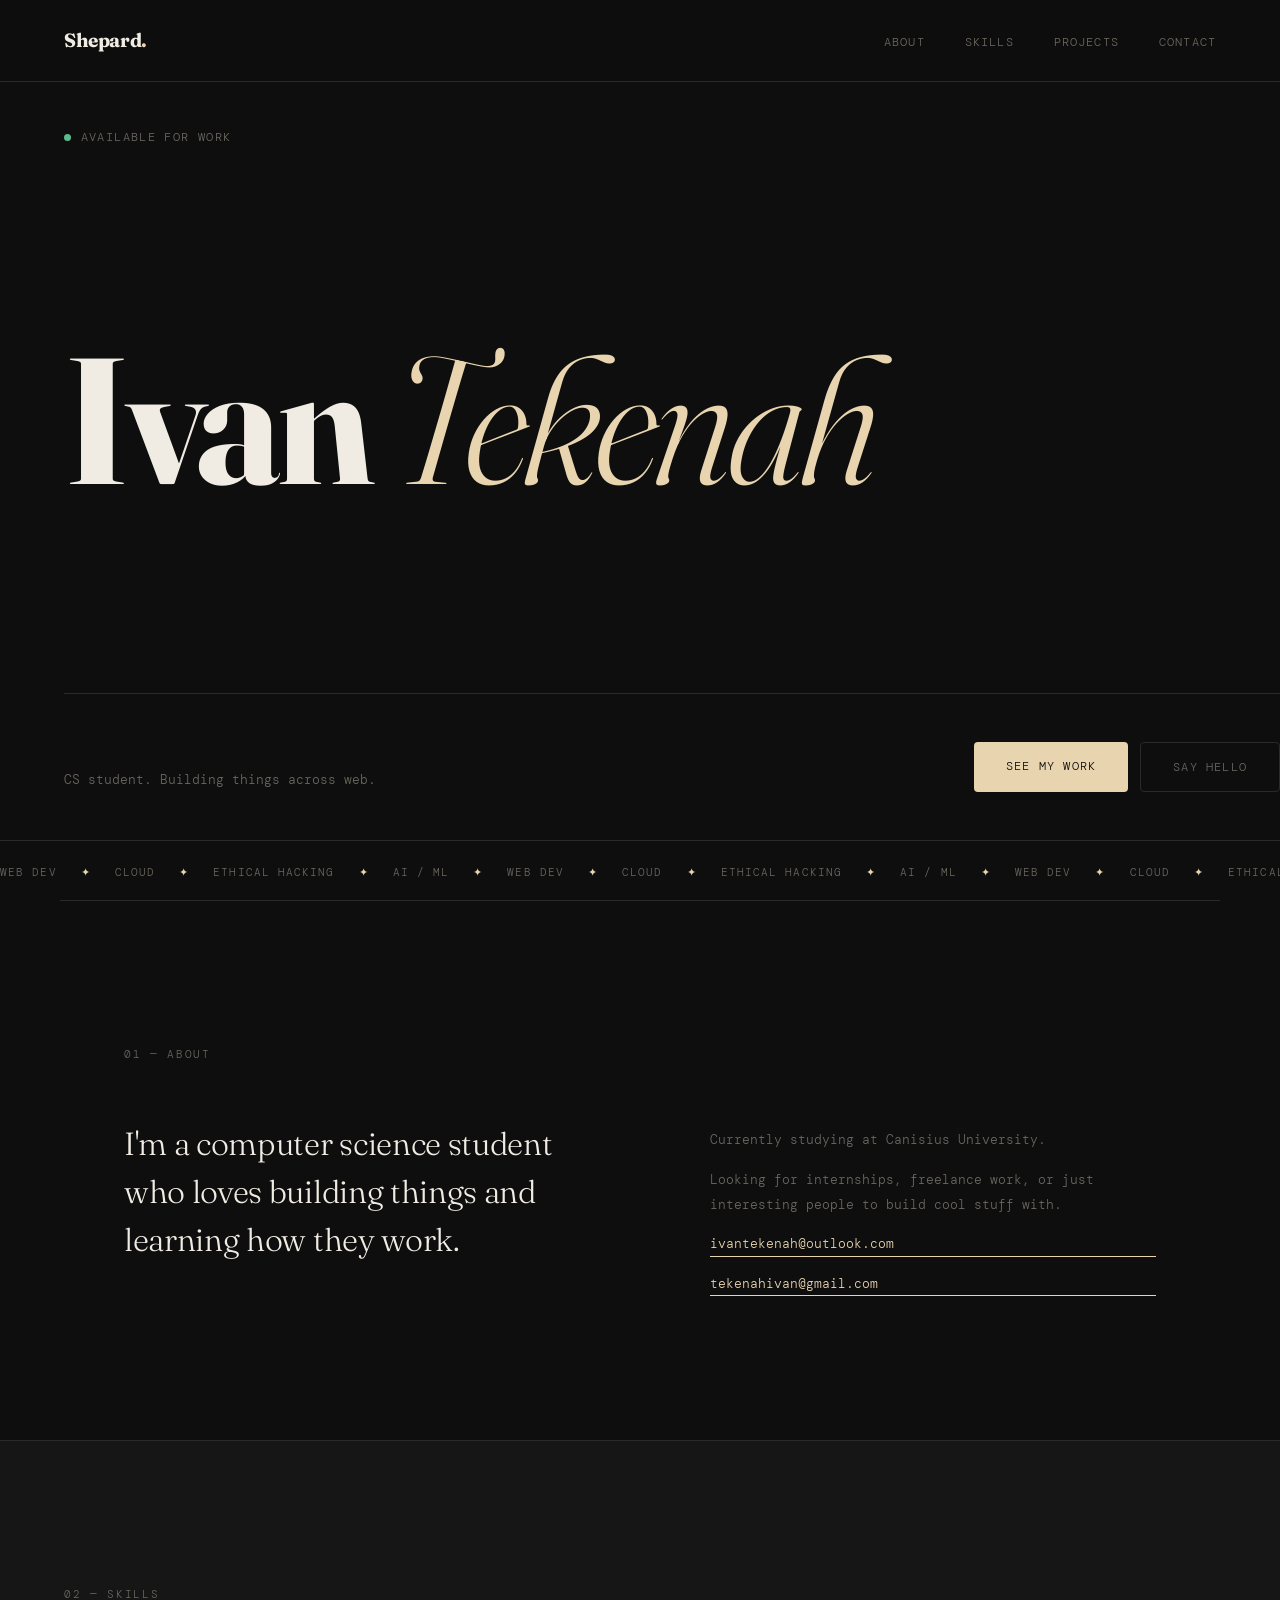
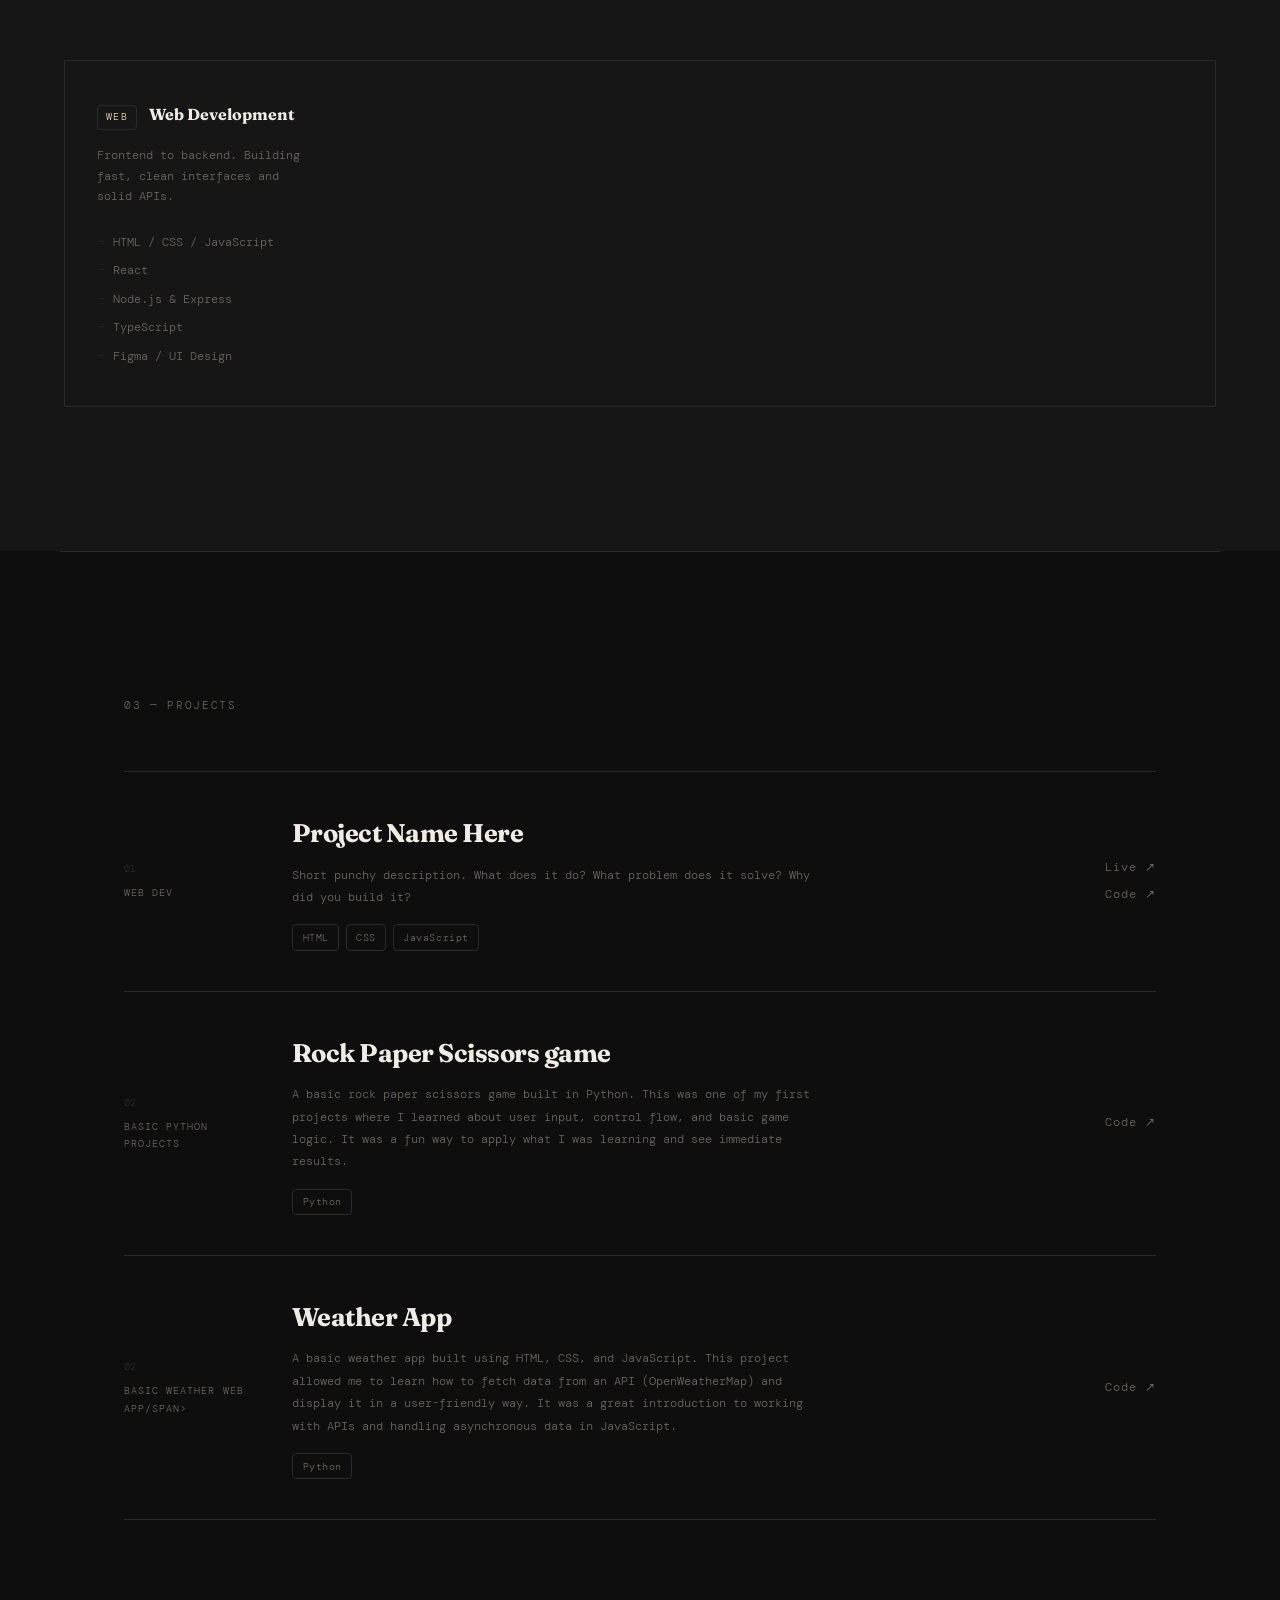
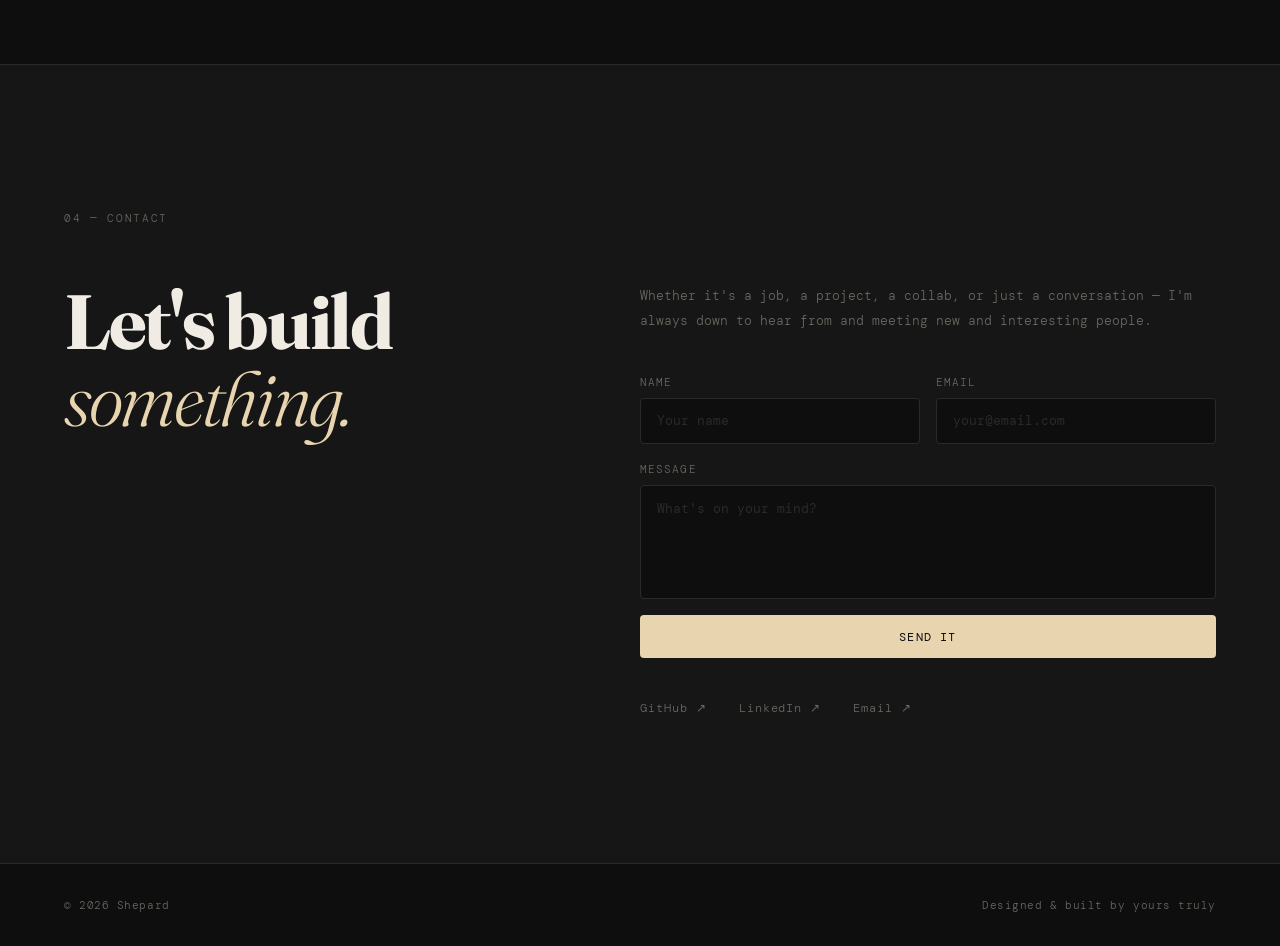
<file: index.html>
<!DOCTYPE html>
<html lang="en">
<head>
  <meta charset="UTF-8" />
  <meta name="viewport" content="width=device-width, initial-scale=1.0" />
  <title>Your Name — Portfolio</title>
  <link rel="preconnect" href="https://fonts.googleapis.com" />
  <link href="https://fonts.googleapis.com/css2?family=DM+Mono:ital,wght@0,400;0,500;1,400&family=Fraunces:ital,opsz,wght@0,9..144,300;0,9..144,700;1,9..144,300;1,9..144,700&display=swap" rel="stylesheet" />
  <link rel="stylesheet" href="style.css" />
</head>
<body>

  <!-- ======= NAV ======= -->
  <nav class="nav">
    <a href="#" class="nav-logo">Shepard<span>.</span></a>
    <ul class="nav-links">
      <li><a href="#about">About</a></li>
      <li><a href="#skills">Skills</a></li>
      <li><a href="#projects">Projects</a></li>
      <li><a href="#contact">Contact</a></li>
    </ul>
  </nav>

  <!-- ======= HERO ======= -->
  <section class="hero" id="home">
    <div class="hero-eyebrow">
      <span class="status-dot"></span>
      Available for work
    </div>

    <h1 class="hero-heading">
      <span class="hero-line">Ivan</span>
      <span class="hero-line italic">Tekenah</span>
    </h1>

    <div class="hero-footer">
      <p class="hero-desc">
        CS student. Building things across web.
        
      </p>
      <div class="hero-cta">
        <a href="#projects" class="btn-primary">See my work</a>
        <a href="#contact" class="btn-ghost">Say hello</a>
      </div>
    </div>

    <div class="hero-ticker" aria-hidden="true">
      <div class="ticker-track">
        <span>Web Dev</span><span class="sep">✦</span>
        <span>Cloud</span><span class="sep">✦</span>
        <span>Ethical Hacking</span><span class="sep">✦</span>
        <span>AI / ML</span><span class="sep">✦</span>
        <span>Web Dev</span><span class="sep">✦</span>
        <span>Cloud</span><span class="sep">✦</span>
        <span>Ethical Hacking</span><span class="sep">✦</span>
        <span>AI / ML</span><span class="sep">✦</span>
        <span>Web Dev</span><span class="sep">✦</span>
        <span>Cloud</span><span class="sep">✦</span>
        <span>Ethical Hacking</span><span class="sep">✦</span>
        <span>AI / ML</span><span class="sep">✦</span>
      </div>
    </div>
  </section>

  <!-- ======= ABOUT ======= -->
  <section class="about section" id="about">
    <div class="about-label section-label">01 — About</div>
    <div class="about-body">
      <p class="about-big">
        I'm a computer science student who loves building things and learning how they work.
        <!-- obsessed with how things work under the hood —
        from the front-end pixels users see, to the cloud infra holding it up,
        to the vulnerabilities no one's supposed to find. -->
        
      </p>
      <div class="about-detail">
        <p>
          Currently studying at Canisius University.
          <!-- When I'm not coding I'm doing CTF challenges, messing with Linux,
          or going down research rabbit holes on AI. -->
          <!-- EDIT: personalise this -->
        </p>
        <p>
          Looking for internships, freelance work, or just interesting
          people to build cool stuff with.
        </p>
        <a href="mailto:ivantekenah@outlook.com" class="inline-link">ivantekenah@outlook.com</a>  <a href="mailto:tekenahivan@gmail.com" class="inline-link">tekenahivan@gmail.com</a>
        
      </div>
    </div>
  </section>

  <!-- ======= SKILLS ======= -->
  <section class="skills section" id="skills">
    <div class="section-label">02 — Skills</div>
    <div class="skills-grid">

      <div class="skill-card">
        <div class="skill-card-header">
          <span class="skill-area">Web</span>
          <h3 class="skill-title">Web Development</h3>
        </div>
        <p class="skill-desc">Frontend to backend. Building fast, clean interfaces and solid APIs.</p>
        <ul class="skill-list">
          <!-- EDIT: only list things you've actually used -->
          <li>HTML / CSS / JavaScript</li>
          <li>React</li>
          <li>Node.js &amp; Express</li>
          <li>TypeScript</li>
          <li>Figma / UI Design</li>
        </ul>
      </div>

      <!-- <div class="skill-card">
        <div class="skill-card-header">
          <span class="skill-area">Cloud</span>
          <h3 class="skill-title">Cloud &amp; DevOps</h3>
        </div>
        <p class="skill-desc">Deploying and managing things that don't fall over.</p>
        <ul class="skill-list">
          <li>AWS (EC2, S3, Lambda)</li>
          <li>Docker &amp; Containers</li>
          <li>Linux / Bash</li>
          <li>Git &amp; GitHub Actions</li>
          <li>CI/CD Pipelines</li>
        </ul>
      </div> -->

      <!-- <div class="skill-card">
        <div class="skill-card-header">
          <span class="skill-area">Sec</span>
          <h3 class="skill-title">Ethical Hacking</h3>
        </div>
        <p class="skill-desc">Learning how systems break so I can build them better.</p>
        <ul class="skill-list">
          <li>Network Fundamentals</li>
          <li>Kali Linux</li>
          <li>OWASP Top 10</li>
          <li>CTF Competitions</li>
          <li>Vulnerability Assessment</li>
        </ul>
      </div> -->

      <!-- <div class="skill-card">
        <div class="skill-card-header">
          <span class="skill-area">AI</span>
          <h3 class="skill-title">AI &amp; Machine Learning</h3>
        </div>
        <p class="skill-desc">Exploring intelligent systems and what they can actually do.</p>
        <ul class="skill-list">
          <li>Python</li>
          <li>TensorFlow / Keras</li>
          <li>Scikit-learn</li>
          <li>Data Analysis (Pandas)</li>
          <li>API Integration</li>
        </ul>
      </div> -->

    </div>
  </section>

  <!-- ======= PROJECTS ======= -->
  <section class="projects section" id="projects">
    <div class="section-label">03 — Projects</div>
    <div class="projects-list">

      <!-- EDIT: one article block per project. copy/paste to add more -->
      <article class="project-item">
        <div class="project-meta">
          <span class="project-num">01</span>
          <span class="project-type">Web Dev</span>
        </div>
        <div class="project-content">
          <h3 class="project-title">Project Name Here</h3>
          <p class="project-desc">
            Short punchy description. What does it do? What problem does it solve?
            Why did you build it?
          </p>
          <div class="project-stack">
            <span>HTML</span><span>CSS</span><span>JavaScript</span>
          </div>
        </div>
        <div class="project-links">
          <a href="#" class="project-link" target="_blank">Live ↗</a>
          <a href="#" class="project-link" target="_blank">Code ↗</a>
        </div>
      </article>

       <article class="project-item">
        <div class="project-meta">
          <span class="project-num">02</span>
          <span class="project-type">Basic Python Projects</span>
        </div>
        <div class="project-content">
          <h3 class="project-title">Rock Paper Scissors game</h3>
          <p class="project-desc">
            A basic rock paper scissors game built in Python. This was one of my first projects where I learned about user input, control flow, and basic game logic. It was a fun way to apply what I was learning and see immediate results.
          </p>
          <div class="project-stack">
            <span>Python</span>
          </div>
        </div>
        <div class="project-links">
          <!-- <a href="#" class="project-link" target="_blank">Write-up ↗</a> -->
         <div class="project-links">
    <a href="https://github.com/IvanTeks/rock-paper-scissors-game" class="project-link" target="_blank">Code ↗</a>
  </div>
        </div>
      </article>
 <article class="project-item">
        <div class="project-meta">
          <span class="project-num">02</span>
          <span class="project-type">Basic Weather Web App/span>
        </div>
        <div class="project-content">
          <h3 class="project-title">Weather App</h3>
          <p class="project-desc">
            A basic weather app built using HTML, CSS, and JavaScript. This project allowed me to learn how to fetch data from an API (OpenWeatherMap) and display it in a user-friendly way. It was a great introduction to working with APIs and handling asynchronous data in JavaScript.
          </p>
          <div class="project-stack">
            <span>Python</span>
          </div>
        </div>
        <div class="project-links">
          <!-- <a href="#" class="project-link" target="_blank">Write-up ↗</a> -->
         <div class="project-links">
    <a href="https://github.com/IvanTeks/Weather-app.git" class="project-link" target="_blank">Code ↗</a>
  </div>
        </div>
      </article>
      <!-- <article class="project-item">
        <div class="project-meta">
          <span class="project-num">02</span>
          <span class="project-type">Security</span>
        </div>
        <div class="project-content">
          <h3 class="project-title">Security Tool / CTF Write-up</h3>
          <p class="project-desc">
            A cybersecurity project or CTF challenge you completed.
            CTF write-ups are great here — shows you can think like an attacker.
          </p>
          <div class="project-stack">
            <span>Python</span><span>Kali Linux</span><span>Networking</span>
          </div>
        </div>
        <div class="project-links">
          <a href="#" class="project-link" target="_blank">Write-up ↗</a>
          <a href="#" class="project-link" target="_blank">Code ↗</a>
        </div>
      </article> -->

      <!-- <article class="project-item">
        <div class="project-meta">
          <span class="project-num">03</span>
          <span class="project-type">AI / ML</span>
        </div>
        <div class="project-content">
          <h3 class="project-title">AI-Powered Project</h3>
          <p class="project-desc">
            An ML model, chatbot, or classifier you built or experimented with.
            Even academic projects count — show your thinking.
          </p>
          <div class="project-stack">
            <span>Python</span><span>TensorFlow</span><span>Flask</span>
          </div>
        </div>
        <div class="project-links">
          <a href="#" class="project-link" target="_blank">Demo ↗</a>
          <a href="#" class="project-link" target="_blank">Code ↗</a>
        </div>
      </article> -->

      <!-- <article class="project-item">
        <div class="project-meta">
          <span class="project-num">04</span>
          <span class="project-type">Cloud</span>
        </div>
        <div class="project-content">
          <h3 class="project-title">Cloud Infrastructure Project</h3>
          <p class="project-desc">
            Something you actually deployed. Even a simple app on AWS counts —
            it shows you've touched real infrastructure, not just localhost.
          </p>
          <div class="project-stack">
            <span>AWS</span><span>Docker</span><span>Linux</span>
          </div>
        </div>
        <div class="project-links">
          <a href="#" class="project-link" target="_blank">Live ↗</a>
          <a href="#" class="project-link" target="_blank">Code ↗</a>
        </div>
      </article> -->

    </div>
  </section>

  <!-- ======= CONTACT ======= -->
  <section class="contact section" id="contact">
    <div class="section-label">04 — Contact</div>
    <div class="contact-body">
      <h2 class="contact-heading">
        Let's build<br/><em>something.</em>
      </h2>
      <div class="contact-right">
        <p class="contact-sub">
          Whether it's a job, a project, a collab, or just a conversation —
          I'm always down to hear from and meeting new and interesting people.
         
        </p>
        <form class="contact-form" action:"https://formspree.io/f/mzdjqgdb" method="POST">
          <div class="form-row">
            <div class="form-field">
              <label for="fname">Name</label>
              <input type="text" id="fname" placeholder="Your name" required />
            </div>
            <div class="form-field">
              <label for="femail">Email</label>
              <input type="email" id="femail" placeholder="your@email.com" required />
            </div>
          </div>
          <div class="form-field">
            <label for="fmessage">Message</label>
            <textarea id="fmessage" rows="5" placeholder="What's on your mind?" required></textarea>
          </div>
          <button type="submit" class="btn-primary" id="submitBtn">Send it</button>
          <p class="form-success" id="formSuccess">✓ Sent! I'll get back to you soon.</p>
        </form>
        <div class="contact-links">
          <!-- EDIT: your actual social links -->
          <a href="https://github.com/IvanTeks" target="_blank">GitHub ↗</a>
          <a href="https://www.linkedin.com/in/ivan-tekenah-a6700a35b/ " target="_blank">LinkedIn ↗</a>
          <a href="mailto:ivantekenah@outlook.com">Email ↗</a>
        </div>
      </div>
    </div>
  </section>

  <!-- ======= FOOTER ======= -->
  <footer class="footer">
    <span>© 2026 Shepard</span>
    
    <span>Designed &amp; built by yours truly</span>
  </footer>

  <script src="script.js"></script>
</body>
</html>
</file>
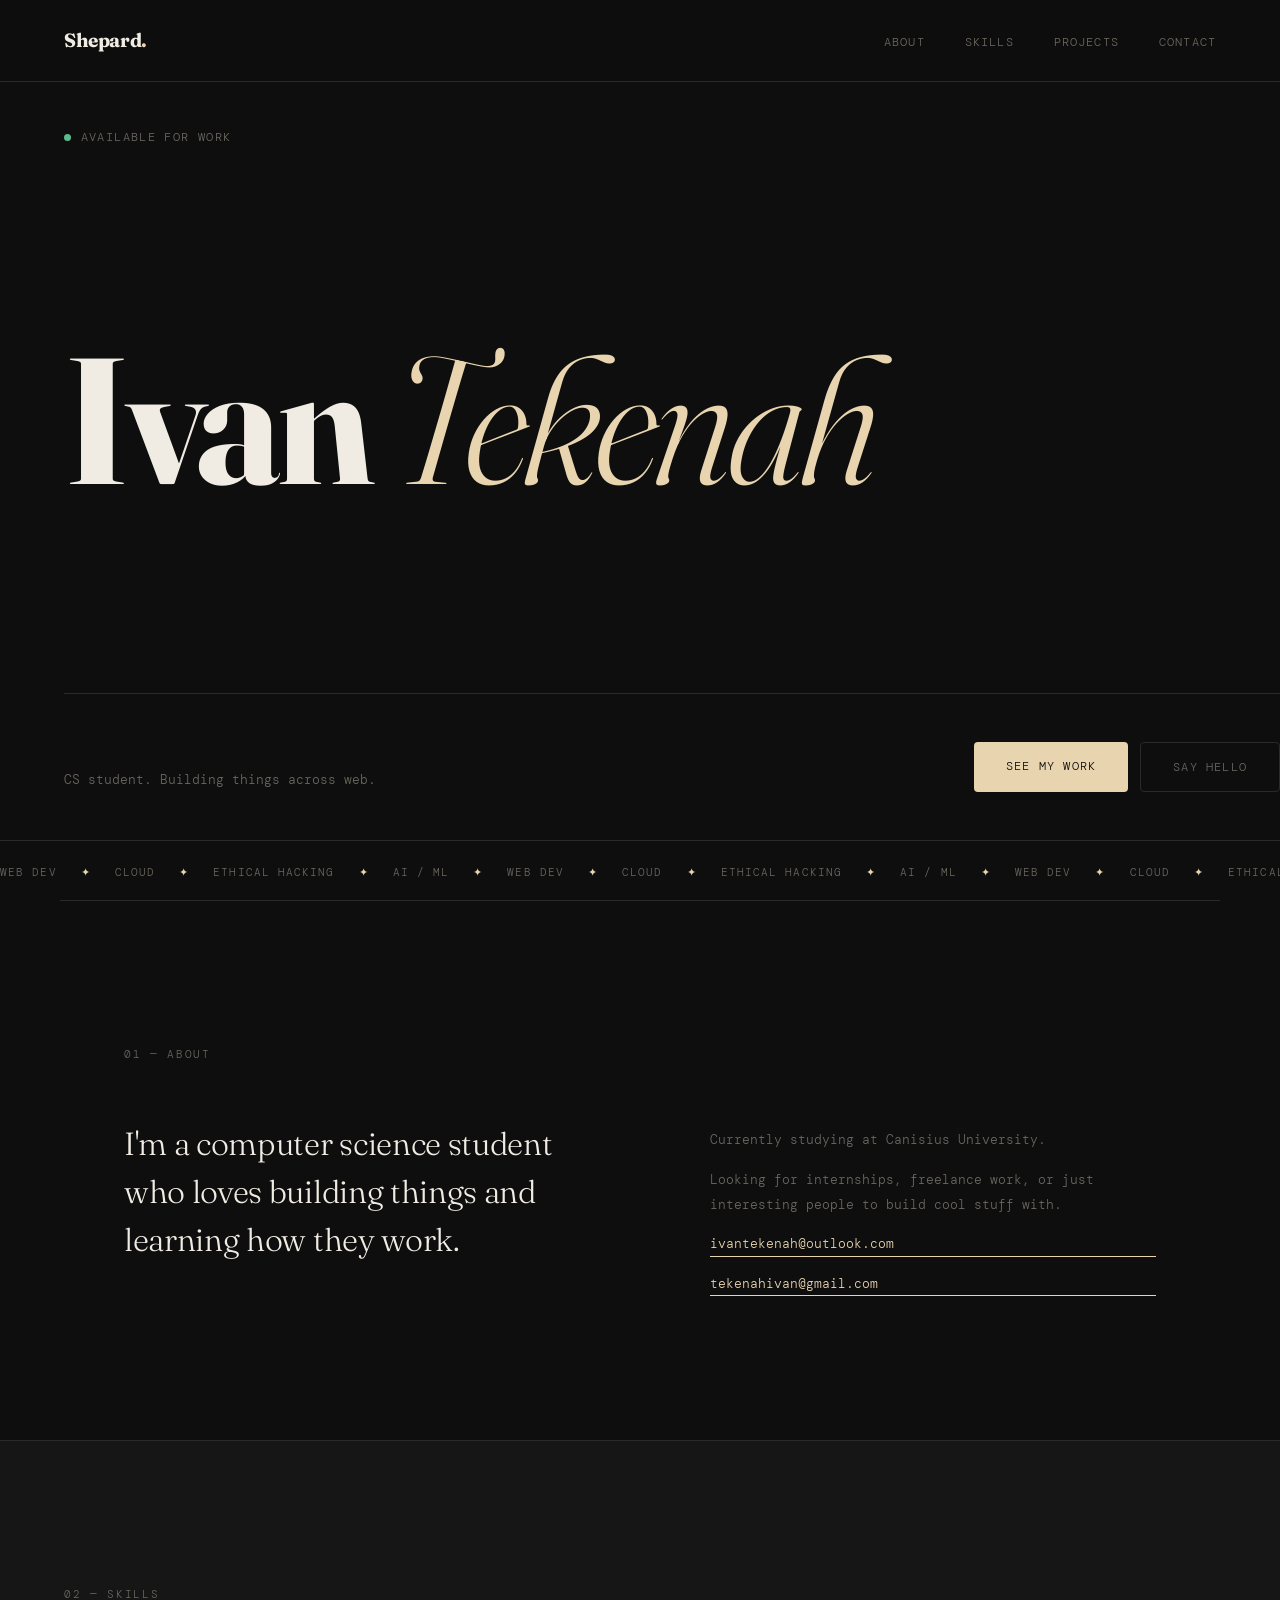
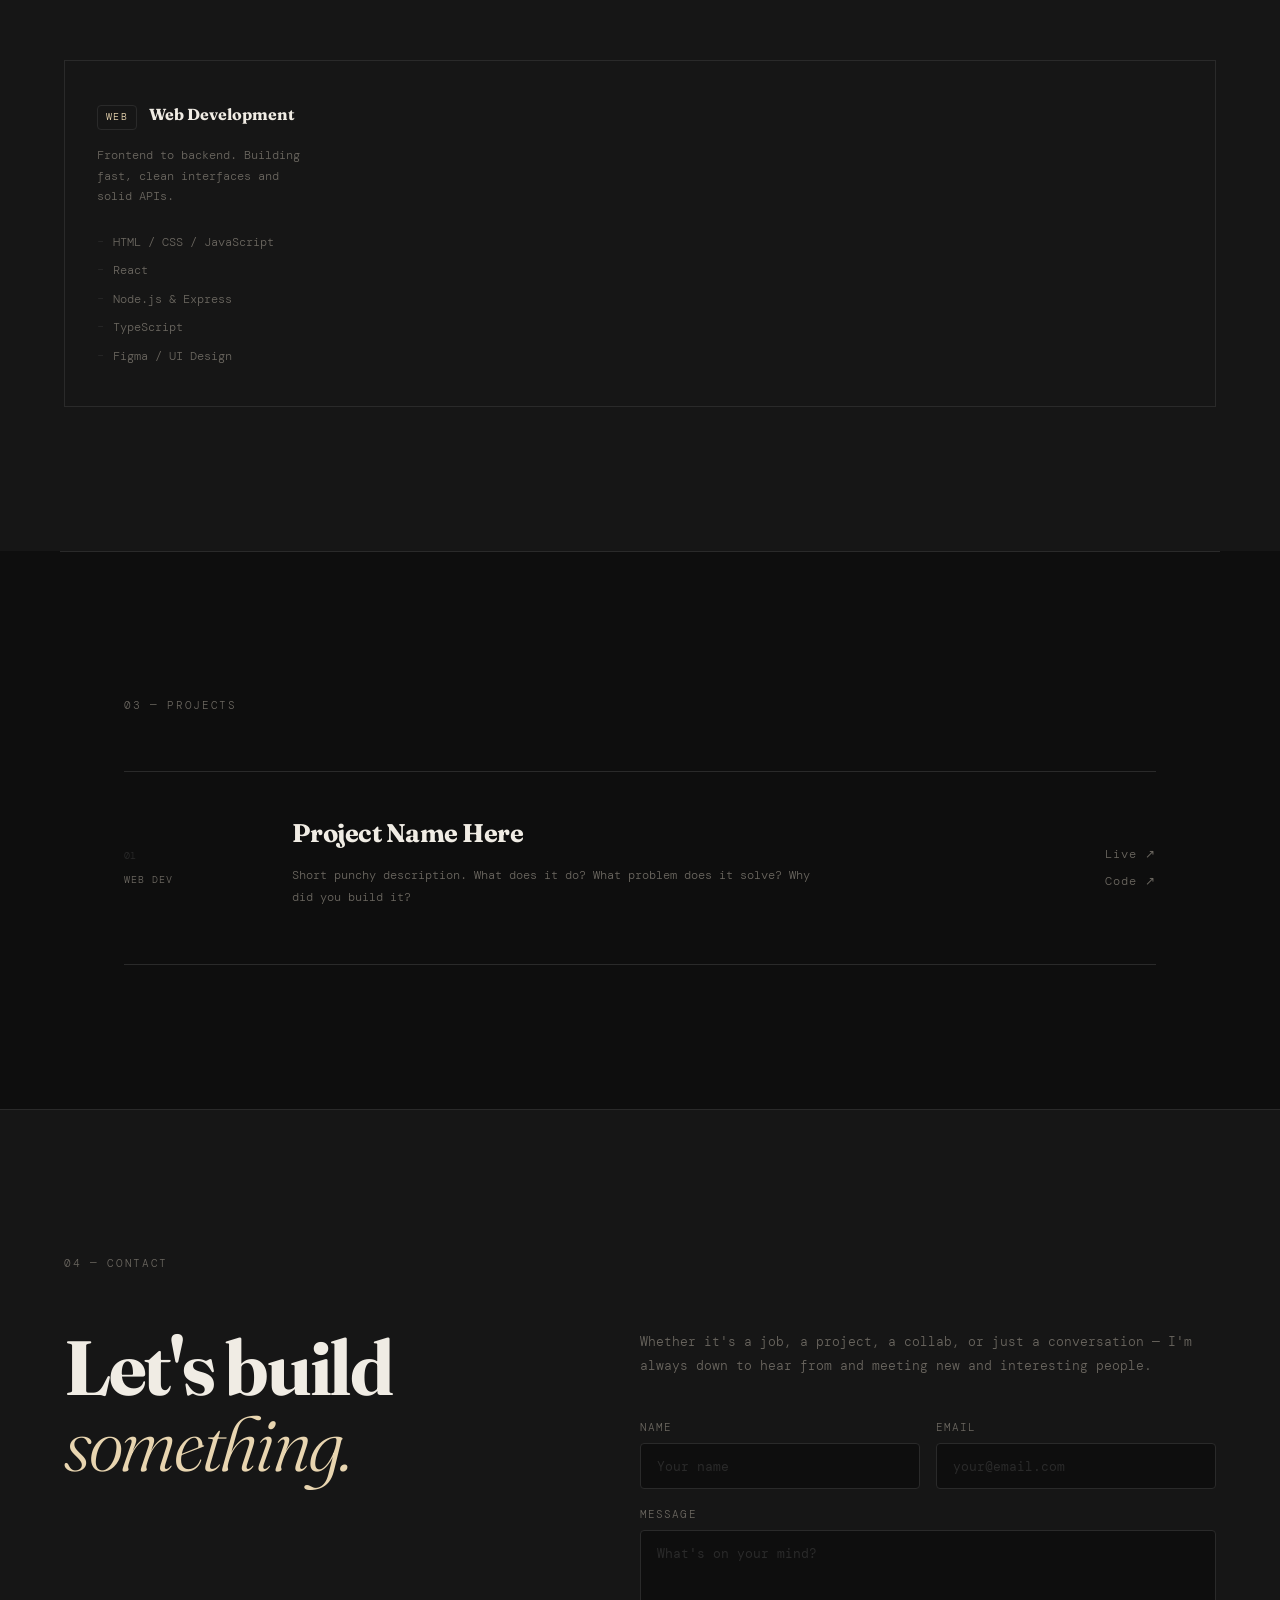
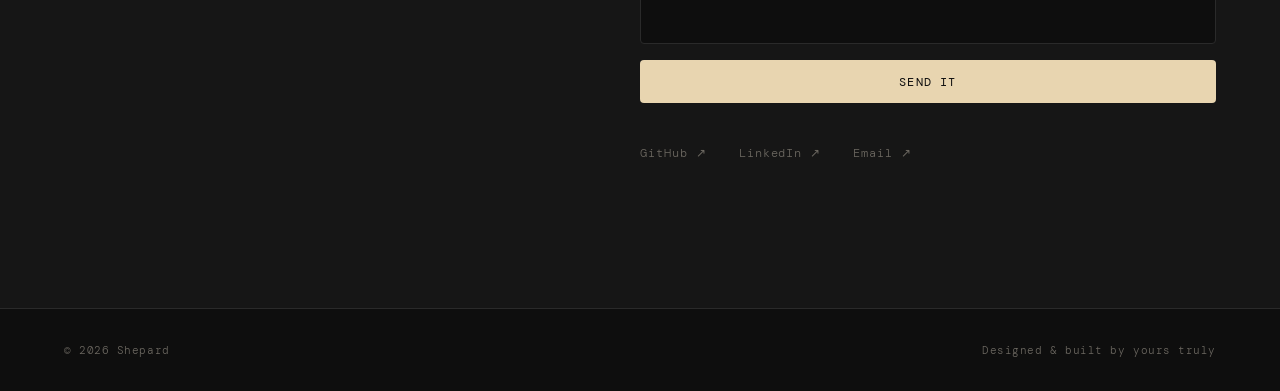
<file: index (1).html>
<!DOCTYPE html>
<html lang="en">
<head>
  <meta charset="UTF-8" />
  <meta name="viewport" content="width=device-width, initial-scale=1.0" />
  <title>Your Name — Portfolio</title>
  <link rel="preconnect" href="https://fonts.googleapis.com" />
  <link href="https://fonts.googleapis.com/css2?family=DM+Mono:ital,wght@0,400;0,500;1,400&family=Fraunces:ital,opsz,wght@0,9..144,300;0,9..144,700;1,9..144,300;1,9..144,700&display=swap" rel="stylesheet" />
  <link rel="stylesheet" href="style.css" />
</head>
<body>

  <!-- ======= NAV ======= -->
  <nav class="nav">
    <a href="#" class="nav-logo">Shepard<span>.</span></a>
    <ul class="nav-links">
      <li><a href="#about">About</a></li>
      <li><a href="#skills">Skills</a></li>
      <li><a href="#projects">Projects</a></li>
      <li><a href="#contact">Contact</a></li>
    </ul>
  </nav>

  <!-- ======= HERO ======= -->
  <section class="hero" id="home">
    <div class="hero-eyebrow">
      <span class="status-dot"></span>
      Available for work
    </div>

    <h1 class="hero-heading">
      <span class="hero-line">Ivan</span>
      <span class="hero-line italic">Tekenah</span>
    </h1>

    <div class="hero-footer">
      <p class="hero-desc">
        CS student. Building things across web.
        
      </p>
      <div class="hero-cta">
        <a href="#projects" class="btn-primary">See my work</a>
        <a href="#contact" class="btn-ghost">Say hello</a>
      </div>
    </div>

    <div class="hero-ticker" aria-hidden="true">
      <div class="ticker-track">
        <span>Web Dev</span><span class="sep">✦</span>
        <span>Cloud</span><span class="sep">✦</span>
        <span>Ethical Hacking</span><span class="sep">✦</span>
        <span>AI / ML</span><span class="sep">✦</span>
        <span>Web Dev</span><span class="sep">✦</span>
        <span>Cloud</span><span class="sep">✦</span>
        <span>Ethical Hacking</span><span class="sep">✦</span>
        <span>AI / ML</span><span class="sep">✦</span>
        <span>Web Dev</span><span class="sep">✦</span>
        <span>Cloud</span><span class="sep">✦</span>
        <span>Ethical Hacking</span><span class="sep">✦</span>
        <span>AI / ML</span><span class="sep">✦</span>
      </div>
    </div>
  </section>

  <!-- ======= ABOUT ======= -->
  <section class="about section" id="about">
    <div class="about-label section-label">01 — About</div>
    <div class="about-body">
      <p class="about-big">
        I'm a computer science student who loves building things and learning how they work.
        <!-- obsessed with how things work under the hood —
        from the front-end pixels users see, to the cloud infra holding it up,
        to the vulnerabilities no one's supposed to find. -->
        
      </p>
      <div class="about-detail">
        <p>
          Currently studying at Canisius University.
          <!-- When I'm not coding I'm doing CTF challenges, messing with Linux,
          or going down research rabbit holes on AI. -->
          <!-- EDIT: personalise this -->
        </p>
        <p>
          Looking for internships, freelance work, or just interesting
          people to build cool stuff with.
        </p>
        <a href="mailto:ivantekenah@outlook.com" class="inline-link">ivantekenah@outlook.com</a>  <a href="mailto:tekenahivan@gmail.com" class="inline-link">tekenahivan@gmail.com</a>
        
      </div>
    </div>
  </section>

  <!-- ======= SKILLS ======= -->
  <section class="skills section" id="skills">
    <div class="section-label">02 — Skills</div>
    <div class="skills-grid">

      <div class="skill-card">
        <div class="skill-card-header">
          <span class="skill-area">Web</span>
          <h3 class="skill-title">Web Development</h3>
        </div>
        <p class="skill-desc">Frontend to backend. Building fast, clean interfaces and solid APIs.</p>
        <ul class="skill-list">
          <!-- EDIT: only list things you've actually used -->
          <li>HTML / CSS / JavaScript</li>
          <li>React</li>
          <li>Node.js &amp; Express</li>
          <li>TypeScript</li>
          <li>Figma / UI Design</li>
        </ul>
      </div>

      <!-- <div class="skill-card">
        <div class="skill-card-header">
          <span class="skill-area">Cloud</span>
          <h3 class="skill-title">Cloud &amp; DevOps</h3>
        </div>
        <p class="skill-desc">Deploying and managing things that don't fall over.</p>
        <ul class="skill-list">
          <li>AWS (EC2, S3, Lambda)</li>
          <li>Docker &amp; Containers</li>
          <li>Linux / Bash</li>
          <li>Git &amp; GitHub Actions</li>
          <li>CI/CD Pipelines</li>
        </ul>
      </div> -->

      <!-- <div class="skill-card">
        <div class="skill-card-header">
          <span class="skill-area">Sec</span>
          <h3 class="skill-title">Ethical Hacking</h3>
        </div>
        <p class="skill-desc">Learning how systems break so I can build them better.</p>
        <ul class="skill-list">
          <li>Network Fundamentals</li>
          <li>Kali Linux</li>
          <li>OWASP Top 10</li>
          <li>CTF Competitions</li>
          <li>Vulnerability Assessment</li>
        </ul>
      </div> -->

      <!-- <div class="skill-card">
        <div class="skill-card-header">
          <span class="skill-area">AI</span>
          <h3 class="skill-title">AI &amp; Machine Learning</h3>
        </div>
        <p class="skill-desc">Exploring intelligent systems and what they can actually do.</p>
        <ul class="skill-list">
          <li>Python</li>
          <li>TensorFlow / Keras</li>
          <li>Scikit-learn</li>
          <li>Data Analysis (Pandas)</li>
          <li>API Integration</li>
        </ul>
      </div> -->

    </div>
  </section>

  <!-- ======= PROJECTS ======= -->
  <section class="projects section" id="projects">
    <div class="section-label">03 — Projects</div>
    <div class="projects-list">

      <!-- EDIT: one article block per project. copy/paste to add more -->
      <article class="project-item">
        <div class="project-meta">
          <span class="project-num">01</span>
          <span class="project-type">Web Dev</span>
        </div>
        <div class="project-content">
          <h3 class="project-title">Project Name Here</h3>
          <p class="project-desc">
            Short punchy description. What does it do? What problem does it solve?
            Why did you build it?
          </p>
          <!-- <div class="project-stack">
            <span>React</span><span>Node.js</span><span>MongoDB</span>
          </div> -->
        </div>
        <div class="project-links">
          <a href="#" class="project-link" target="_blank">Live ↗</a>
          <a href="#" class="project-link" target="_blank">Code ↗</a>
        </div>
      </article>

      <!-- <article class="project-item">
        <div class="project-meta">
          <span class="project-num">02</span>
          <span class="project-type">Security</span>
        </div>
        <div class="project-content">
          <h3 class="project-title">Security Tool / CTF Write-up</h3>
          <p class="project-desc">
            A cybersecurity project or CTF challenge you completed.
            CTF write-ups are great here — shows you can think like an attacker.
          </p>
          <div class="project-stack">
            <span>Python</span><span>Kali Linux</span><span>Networking</span>
          </div>
        </div>
        <div class="project-links">
          <a href="#" class="project-link" target="_blank">Write-up ↗</a>
          <a href="#" class="project-link" target="_blank">Code ↗</a>
        </div>
      </article> -->

      <!-- <article class="project-item">
        <div class="project-meta">
          <span class="project-num">03</span>
          <span class="project-type">AI / ML</span>
        </div>
        <div class="project-content">
          <h3 class="project-title">AI-Powered Project</h3>
          <p class="project-desc">
            An ML model, chatbot, or classifier you built or experimented with.
            Even academic projects count — show your thinking.
          </p>
          <div class="project-stack">
            <span>Python</span><span>TensorFlow</span><span>Flask</span>
          </div>
        </div>
        <div class="project-links">
          <a href="#" class="project-link" target="_blank">Demo ↗</a>
          <a href="#" class="project-link" target="_blank">Code ↗</a>
        </div>
      </article> -->

      <!-- <article class="project-item">
        <div class="project-meta">
          <span class="project-num">04</span>
          <span class="project-type">Cloud</span>
        </div>
        <div class="project-content">
          <h3 class="project-title">Cloud Infrastructure Project</h3>
          <p class="project-desc">
            Something you actually deployed. Even a simple app on AWS counts —
            it shows you've touched real infrastructure, not just localhost.
          </p>
          <div class="project-stack">
            <span>AWS</span><span>Docker</span><span>Linux</span>
          </div>
        </div>
        <div class="project-links">
          <a href="#" class="project-link" target="_blank">Live ↗</a>
          <a href="#" class="project-link" target="_blank">Code ↗</a>
        </div>
      </article> -->

    </div>
  </section>

  <!-- ======= CONTACT ======= -->
  <section class="contact section" id="contact">
    <div class="section-label">04 — Contact</div>
    <div class="contact-body">
      <h2 class="contact-heading">
        Let's build<br/><em>something.</em>
      </h2>
      <div class="contact-right">
        <p class="contact-sub">
          Whether it's a job, a project, a collab, or just a conversation —
          I'm always down to hear from and meeting new and interesting people.
         
        </p>
        <form class="contact-form" action:"https://formspree.io/f/mzdjqgdb" method="POST">
          <div class="form-row">
            <div class="form-field">
              <label for="fname">Name</label>
              <input type="text" id="fname" placeholder="Your name" required />
            </div>
            <div class="form-field">
              <label for="femail">Email</label>
              <input type="email" id="femail" placeholder="your@email.com" required />
            </div>
          </div>
          <div class="form-field">
            <label for="fmessage">Message</label>
            <textarea id="fmessage" rows="5" placeholder="What's on your mind?" required></textarea>
          </div>
          <button type="submit" class="btn-primary" id="submitBtn">Send it</button>
          <p class="form-success" id="formSuccess">✓ Sent! I'll get back to you soon.</p>
        </form>
        <div class="contact-links">
          <!-- EDIT: your actual social links -->
          <a href="https://github.com/IvanTeks" target="_blank">GitHub ↗</a>
          <a href="https://www.linkedin.com/in/ivan-tekenah-a6700a35b/ " target="_blank">LinkedIn ↗</a>
          <a href="mailto:ivantekenah@outlook.com">Email ↗</a>
        </div>
      </div>
    </div>
  </section>

  <!-- ======= FOOTER ======= -->
  <footer class="footer">
    <span>© 2026 Shepard</span>
    
    <span>Designed &amp; built by yours truly</span>
  </footer>

  <script src="script.js"></script>
</body>
</html>
</file>
<file: style.css>
/* =============================================
   PORTFOLIO — style.css
   Fonts: Fraunces (display) + DM Mono (labels/code)
   
   HOW TO EDIT:
   - Colors live in :root — change them once, updates everywhere
   - Section padding: search "padding:" in each section block
   - Font sizes: look for clamp() calls for responsive type
   ============================================= */

/* ---- TOKENS ---- */
:root {
  --bg:        #0e0e0e;
  --surface:   #161616;
  --border:    #2a2a2a;
  --text:      #f0ece4;
  --muted:     #6b6760;
  --accent:    #e8d5b0;   /* warm cream — swap this to change the whole vibe */
  --pop:       #c9a96e;   /* deeper gold for hover states */
  --danger:    #e07070;   /* used for security/hacking accent */

  --font-display: 'Fraunces', Georgia, serif;
  --font-mono:    'DM Mono', 'Courier New', monospace;

  --radius-sm: 4px;
  --radius-md: 8px;

  --max-w: 1160px;
  --section-gap: 9rem;
}

/* ---- RESET ---- */
*, *::before, *::after {
  box-sizing: border-box;
  margin: 0;
  padding: 0;
}

html {
  scroll-behavior: smooth;
  font-size: 16px;
}

body {
  background-color: var(--bg);
  color: var(--text);
  font-family: var(--font-display);
  font-size: 1rem;
  line-height: 1.7;
  font-weight: 300;
  overflow-x: hidden;
}

img, video { display: block; max-width: 100%; }

a { color: inherit; }

ul { list-style: none; }

/* ---- SHARED UTILITIES ---- */
.section {
  padding: var(--section-gap) 4rem;
  max-width: var(--max-w);
  margin: 0 auto;
}

.section-label {
  font-family: var(--font-mono);
  font-size: 0.7rem;
  letter-spacing: 0.15em;
  text-transform: uppercase;
  color: var(--muted);
  margin-bottom: 3.5rem;
}

.inline-link {
  font-family: var(--font-mono);
  font-size: 0.8rem;
  color: var(--accent);
  text-decoration: none;
  border-bottom: 1px solid currentColor;
  padding-bottom: 1px;
  transition: color 0.2s;
}
.inline-link:hover { color: var(--pop); }

/* ---- BUTTONS ---- */
.btn-primary {
  display: inline-block;
  font-family: var(--font-mono);
  font-size: 0.75rem;
  letter-spacing: 0.1em;
  text-transform: uppercase;
  text-decoration: none;
  padding: 0.85rem 2rem;
  background: var(--accent);
  color: var(--bg);
  border: none;
  border-radius: var(--radius-sm);
  cursor: pointer;
  transition: background 0.2s, transform 0.15s;
}
.btn-primary:hover {
  background: var(--pop);
  transform: translateY(-2px);
}
.btn-primary:active { transform: translateY(0); }

.btn-ghost {
  display: inline-block;
  font-family: var(--font-mono);
  font-size: 0.75rem;
  letter-spacing: 0.1em;
  text-transform: uppercase;
  text-decoration: none;
  padding: 0.85rem 2rem;
  background: transparent;
  color: var(--muted);
  border: 1px solid var(--border);
  border-radius: var(--radius-sm);
  transition: color 0.2s, border-color 0.2s;
}
.btn-ghost:hover {
  color: var(--text);
  border-color: var(--muted);
}

/* =============================================
   NAV
   ============================================= */
.nav {
  position: fixed;
  top: 0; left: 0; right: 0;
  z-index: 100;
  display: flex;
  align-items: center;
  justify-content: space-between;
  padding: 1.5rem 4rem;
  background: rgba(14, 14, 14, 0.9);
  backdrop-filter: blur(10px);
  border-bottom: 1px solid var(--border);
}

.nav-logo {
  font-family: var(--font-display);
  font-size: 1.2rem;
  font-weight: 700;
  text-decoration: none;
  color: var(--text);
  letter-spacing: -0.02em;
}
.nav-logo span { color: var(--accent); }

.nav-links {
  display: flex;
  gap: 2.5rem;
}
.nav-links a {
  font-family: var(--font-mono);
  font-size: 0.72rem;
  letter-spacing: 0.1em;
  text-transform: uppercase;
  text-decoration: none;
  color: var(--muted);
  transition: color 0.2s;
}
.nav-links a:hover { color: var(--text); }

/* =============================================
   HERO
   ============================================= */
.hero {
  min-height: 100vh;
  display: grid;
  grid-template-rows: auto 1fr auto auto;
  padding: 8rem 4rem 0;
  position: relative;
  overflow: hidden;
}

.hero-eyebrow {
  font-family: var(--font-mono);
  font-size: 0.72rem;
  letter-spacing: 0.12em;
  color: var(--muted);
  text-transform: uppercase;
  display: flex;
  align-items: center;
  gap: 0.6rem;
  margin-bottom: 2rem;
}

.status-dot {
  display: inline-block;
  width: 7px;
  height: 7px;
  border-radius: 50%;
  background: #5cba8e;
  animation: blink 2.5s ease-in-out infinite;
}
@keyframes blink {
  0%, 100% { opacity: 1; }
  50%       { opacity: 0.2; }
}

.hero-heading {
  font-family: var(--font-display);
  font-size: clamp(5rem, 14vw, 12rem);
  font-weight: 700;
  line-height: 0.92;
  letter-spacing: -0.03em;
  color: var(--text);
  align-self: center;
}
.hero-heading .italic {
  font-style: italic;
  font-weight: 300;
  color: var(--accent);
}

.hero-footer {
  display: flex;
  align-items: flex-end;
  justify-content: space-between;
  gap: 3rem;
  padding: 3rem 0;
  border-top: 1px solid var(--border);
  margin-top: 2rem;
}

.hero-desc {
  font-family: var(--font-mono);
  font-size: 0.82rem;
  color: var(--muted);
  max-width: 340px;
  line-height: 1.8;
}

.hero-cta {
  display: flex;
  gap: 0.75rem;
  flex-shrink: 0;
}

/* Scrolling ticker */
.hero-ticker {
  width: 100vw;
  margin-left: -4rem;
  overflow: hidden;
  border-top: 1px solid var(--border);
  padding: 1rem 0;
  white-space: nowrap;
}
.ticker-track {
  display: inline-flex;
  gap: 1.5rem;
  animation: ticker 18s linear infinite;
}
.ticker-track span {
  font-family: var(--font-mono);
  font-size: 0.68rem;
  letter-spacing: 0.1em;
  text-transform: uppercase;
  color: var(--muted);
}
.ticker-track .sep { color: var(--accent); }

@keyframes ticker {
  0%   { transform: translateX(0); }
  100% { transform: translateX(-50%); }
}

/* =============================================
   ABOUT
   ============================================= */
.about {
  border-top: 1px solid var(--border);
}

.about-body {
  display: grid;
  grid-template-columns: 1.1fr 1fr;
  gap: 6rem;
  align-items: start;
}

.about-big {
  font-size: clamp(1.4rem, 2.5vw, 2rem);
  font-weight: 300;
  line-height: 1.5;
  letter-spacing: -0.01em;
  color: var(--text);
}

.about-detail {
  display: flex;
  flex-direction: column;
  gap: 1rem;
  padding-top: 0.5rem;
}
.about-detail p {
  font-family: var(--font-mono);
  font-size: 0.82rem;
  color: var(--muted);
  line-height: 1.85;
}

/* =============================================
   SKILLS
   ============================================= */
.skills {
  border-top: 1px solid var(--border);
  background: var(--surface);
  max-width: 100%;
  padding: var(--section-gap) 4rem;
}

.skills-grid {
  max-width: var(--max-w);
  margin: 0 auto;
  display: grid;
  grid-template-columns: repeat(4, 1fr);
  gap: 1px;
  border: 1px solid var(--border);
}

.skill-card {
  background: var(--surface);
  padding: 2.5rem 2rem;
  border-right: 1px solid var(--border);
  transition: background 0.25s;
}
.skill-card:last-child { border-right: none; }
.skill-card:hover { background: #1c1c1c; }

.skill-card-header {
  display: flex;
  align-items: baseline;
  gap: 0.75rem;
  margin-bottom: 1rem;
}

.skill-area {
  font-family: var(--font-mono);
  font-size: 0.6rem;
  letter-spacing: 0.15em;
  text-transform: uppercase;
  color: var(--accent);
  border: 1px solid var(--border);
  padding: 0.2rem 0.5rem;
  border-radius: var(--radius-sm);
}

.skill-title {
  font-family: var(--font-display);
  font-size: 1rem;
  font-weight: 700;
  color: var(--text);
}

.skill-desc {
  font-family: var(--font-mono);
  font-size: 0.72rem;
  color: var(--muted);
  line-height: 1.8;
  margin-bottom: 1.5rem;
}

.skill-list {
  display: flex;
  flex-direction: column;
  gap: 0.5rem;
}
.skill-list li {
  font-family: var(--font-mono);
  font-size: 0.75rem;
  color: var(--muted);
  padding-left: 1rem;
  position: relative;
}
.skill-list li::before {
  content: '–';
  position: absolute;
  left: 0;
  color: var(--border);
}

/* =============================================
   PROJECTS
   ============================================= */
.projects {
  border-top: 1px solid var(--border);
}

.projects-list {
  display: flex;
  flex-direction: column;
}

.project-item {
  display: grid;
  grid-template-columns: 120px 1fr auto;
  gap: 3rem;
  align-items: center;
  padding: 2.5rem 0;
  border-bottom: 1px solid var(--border);
  transition: background 0.2s;
}
.project-item:first-of-type { border-top: 1px solid var(--border); }
.project-item:hover { background: var(--surface); margin: 0 -4rem; padding: 2.5rem 4rem; }

.project-meta {
  display: flex;
  flex-direction: column;
  gap: 0.4rem;
}
.project-num {
  font-family: var(--font-mono);
  font-size: 0.65rem;
  color: var(--border);
}
.project-type {
  font-family: var(--font-mono);
  font-size: 0.65rem;
  letter-spacing: 0.1em;
  text-transform: uppercase;
  color: var(--muted);
}

.project-title {
  font-family: var(--font-display);
  font-size: clamp(1.2rem, 2vw, 1.6rem);
  font-weight: 700;
  margin-bottom: 0.5rem;
  letter-spacing: -0.02em;
}

.project-desc {
  font-family: var(--font-mono);
  font-size: 0.78rem;
  color: var(--muted);
  max-width: 540px;
  line-height: 1.8;
  margin-bottom: 1rem;
}

.project-stack {
  display: flex;
  flex-wrap: wrap;
  gap: 0.4rem;
}
.project-stack span {
  font-family: var(--font-mono);
  font-size: 0.65rem;
  letter-spacing: 0.05em;
  padding: 0.2rem 0.6rem;
  border: 1px solid var(--border);
  border-radius: var(--radius-sm);
  color: var(--muted);
}

.project-links {
  display: flex;
  flex-direction: column;
  gap: 0.5rem;
  align-items: flex-end;
  flex-shrink: 0;
}
.project-link {
  font-family: var(--font-mono);
  font-size: 0.72rem;
  letter-spacing: 0.08em;
  text-decoration: none;
  color: var(--muted);
  transition: color 0.2s;
}
.project-link:hover { color: var(--accent); }

/* =============================================
   CONTACT
   ============================================= */
.contact {
  border-top: 1px solid var(--border);
  background: var(--surface);
  max-width: 100%;
  padding: var(--section-gap) 4rem;
}

.contact-body {
  max-width: var(--max-w);
  margin: 0 auto;
  display: grid;
  grid-template-columns: 1fr 1.2fr;
  gap: 6rem;
  align-items: start;
}

.contact-heading {
  font-family: var(--font-display);
  font-size: clamp(3rem, 6vw, 5.5rem);
  font-weight: 700;
  line-height: 1;
  letter-spacing: -0.03em;
}
.contact-heading em {
  font-style: italic;
  font-weight: 300;
  color: var(--accent);
}

.contact-sub {
  font-family: var(--font-mono);
  font-size: 0.82rem;
  color: var(--muted);
  line-height: 1.85;
  margin-bottom: 2.5rem;
}

.contact-form {
  display: flex;
  flex-direction: column;
  gap: 1rem;
}

.form-row {
  display: grid;
  grid-template-columns: 1fr 1fr;
  gap: 1rem;
}

.form-field {
  display: flex;
  flex-direction: column;
  gap: 0.4rem;
}

.form-field label {
  font-family: var(--font-mono);
  font-size: 0.68rem;
  letter-spacing: 0.1em;
  text-transform: uppercase;
  color: var(--muted);
}

.form-field input,
.form-field textarea {
  background: var(--bg);
  border: 1px solid var(--border);
  border-radius: var(--radius-sm);
  padding: 0.85rem 1rem;
  color: var(--text);
  font-family: var(--font-mono);
  font-size: 0.82rem;
  outline: none;
  resize: none;
  transition: border-color 0.2s;
  width: 100%;
}
.form-field input::placeholder,
.form-field textarea::placeholder {
  color: var(--border);
}
.form-field input:focus,
.form-field textarea:focus {
  border-color: var(--accent);
}

.form-success {
  font-family: var(--font-mono);
  font-size: 0.78rem;
  color: #5cba8e;
  display: none;
  margin-top: 0.5rem;
}

.contact-links {
  display: flex;
  gap: 2rem;
  margin-top: 2.5rem;
}
.contact-links a {
  font-family: var(--font-mono);
  font-size: 0.75rem;
  letter-spacing: 0.08em;
  text-decoration: none;
  color: var(--muted);
  transition: color 0.2s;
}
.contact-links a:hover { color: var(--accent); }

/* =============================================
   FOOTER
   ============================================= */
.footer {
  border-top: 1px solid var(--border);
  padding: 2rem 4rem;
  display: flex;
  justify-content: space-between;
  font-family: var(--font-mono);
  font-size: 0.68rem;
  color: var(--muted);
  letter-spacing: 0.05em;
}

/* =============================================
   SCROLL REVEAL ANIMATION
   (JS adds .reveal class, this handles the rest)
   ============================================= */
.fade-up {
  opacity: 0;
  transform: translateY(28px);
  transition: opacity 0.6s ease, transform 0.6s ease;
}
.fade-up.visible {
  opacity: 1;
  transform: translateY(0);
}

/* =============================================
   RESPONSIVE — tablet + mobile
   ============================================= */
@media (max-width: 1024px) {
  .skills-grid {
    grid-template-columns: repeat(2, 1fr);
  }
  .skill-card:nth-child(2) { border-right: none; }
  .skill-card:nth-child(1),
  .skill-card:nth-child(2) { border-bottom: 1px solid var(--border); }
}

@media (max-width: 768px) {
  :root { --section-gap: 5rem; }

  .nav { padding: 1.2rem 1.5rem; }
  .nav-links { display: none; }

  .hero  { padding: 7rem 1.5rem 0; }
  .hero-footer { flex-direction: column; align-items: flex-start; gap: 2rem; }
  .hero-ticker { margin-left: -1.5rem; }

  .section { padding: var(--section-gap) 1.5rem; }
  .skills  { padding: var(--section-gap) 1.5rem; }
  .contact { padding: var(--section-gap) 1.5rem; }
  .footer  { padding: 1.5rem; flex-direction: column; gap: 0.5rem; }

  .about-body       { grid-template-columns: 1fr; gap: 2.5rem; }
  .skills-grid      { grid-template-columns: 1fr; }
  .skill-card       { border-right: none; border-bottom: 1px solid var(--border); }

  .project-item     { grid-template-columns: 1fr; gap: 1rem; }
  .project-item:hover { margin: 0; padding: 2rem 0; }
  .project-links    { flex-direction: row; align-items: flex-start; }

  .contact-body     { grid-template-columns: 1fr; gap: 3rem; }
  .form-row         { grid-template-columns: 1fr; }
}
</file>
